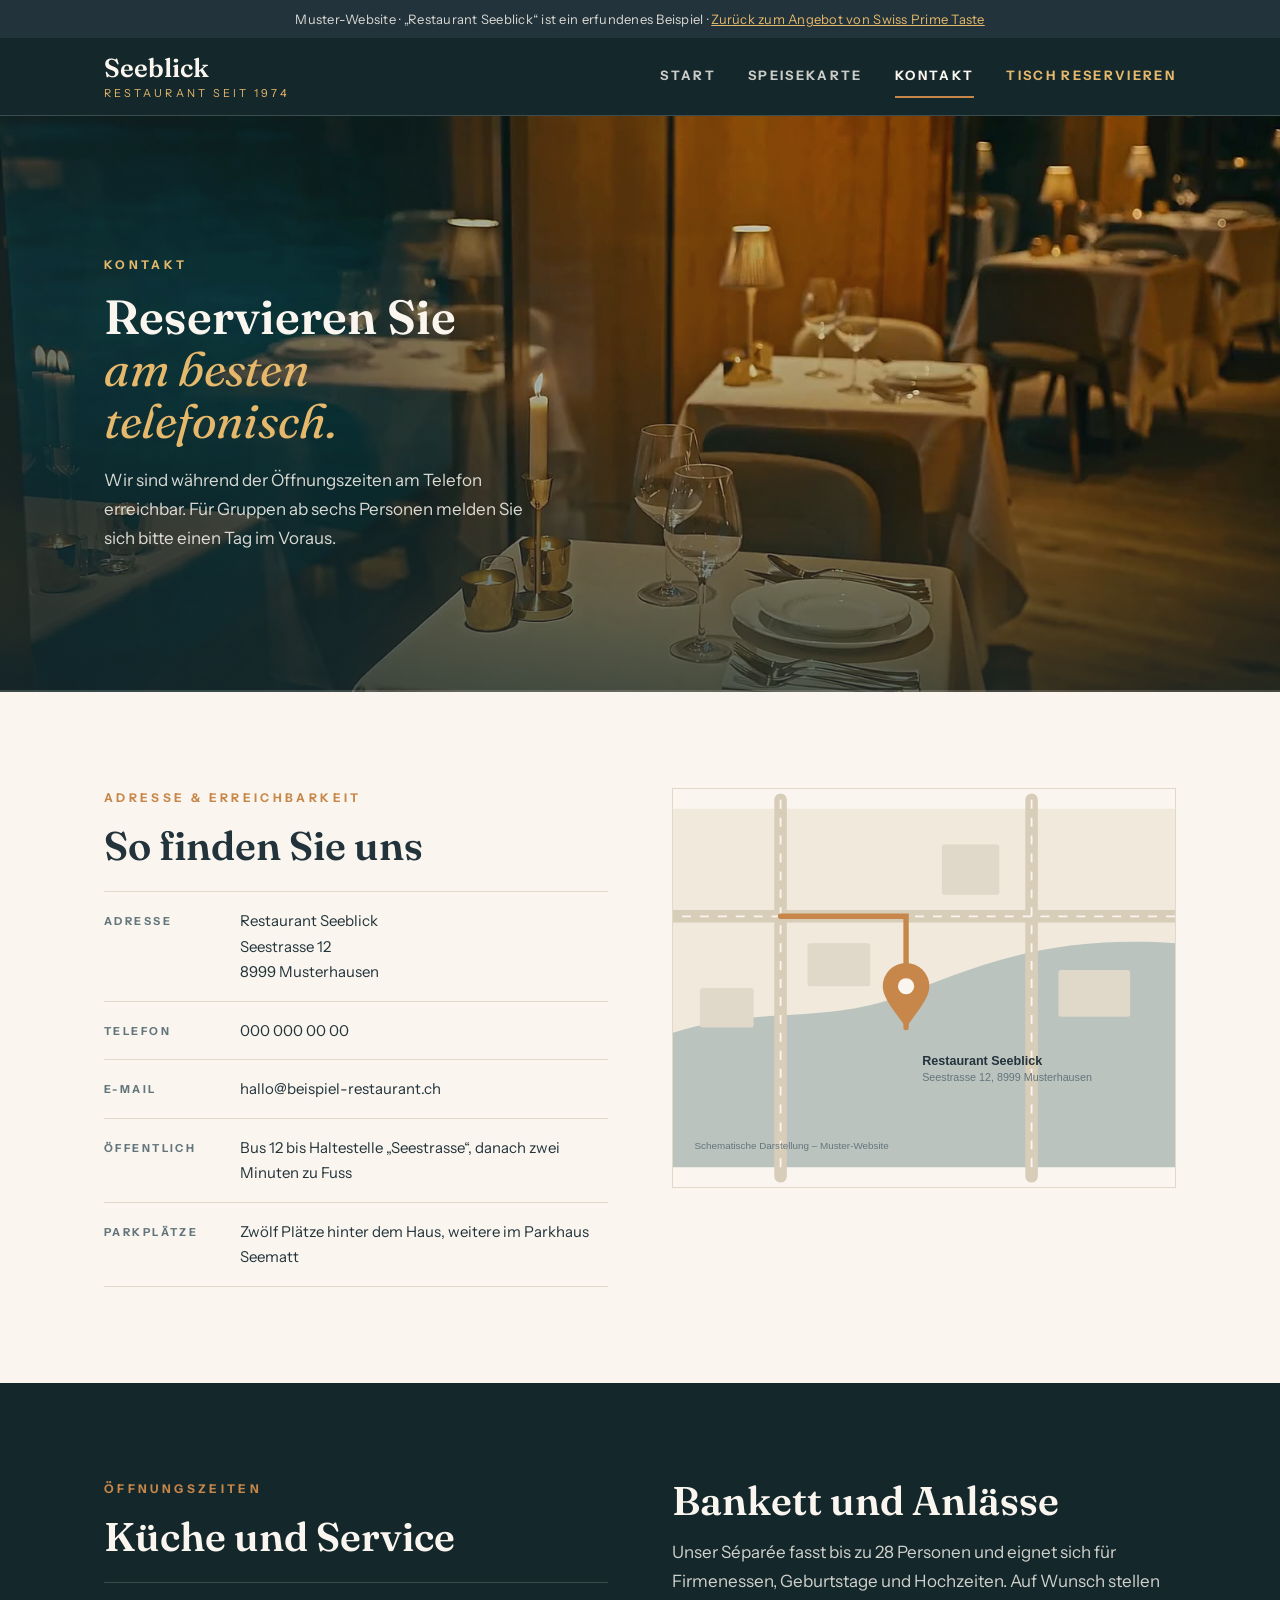
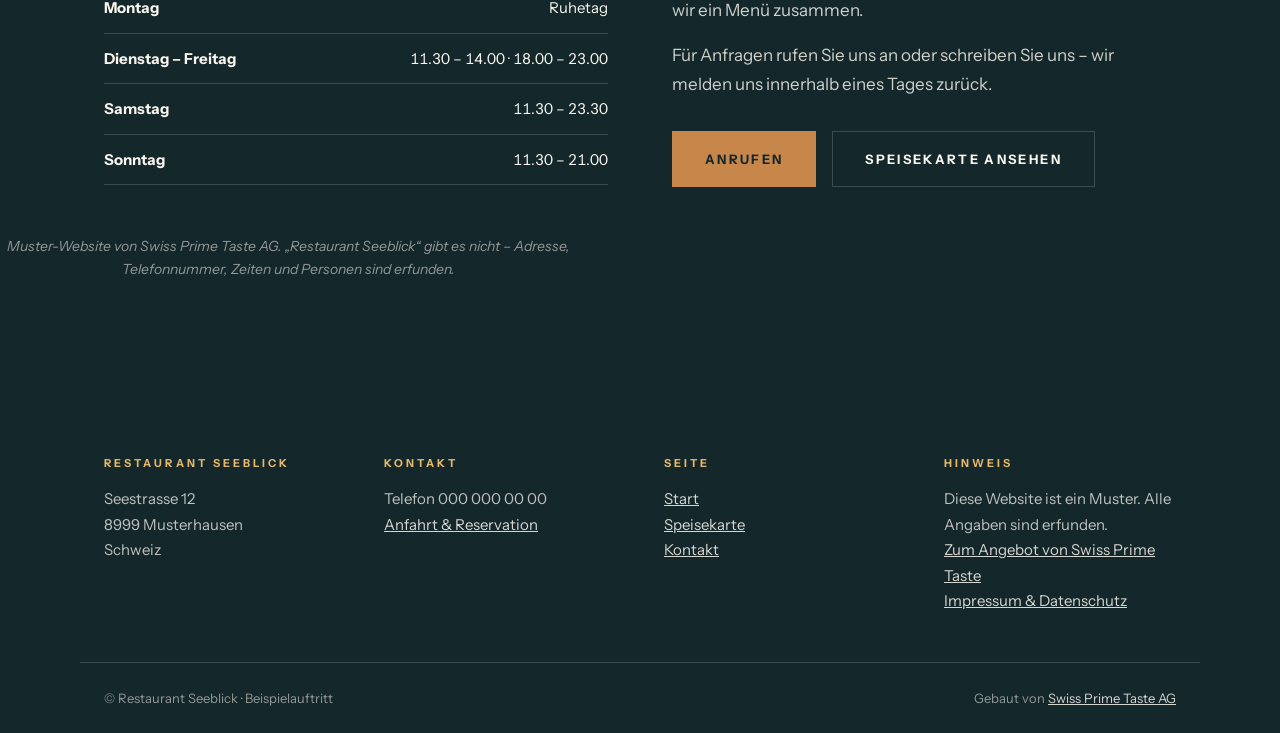
<file: public/demo/kontakt.html>
<!DOCTYPE html>
<html lang="de-CH">
<head>
<meta charset="utf-8">
<meta name="viewport" content="width=device-width, initial-scale=1">
<title>Kontakt &amp; Anfahrt – Restaurant Seeblick | Muster-Website</title>
<meta name="description" content="Beispiel-Kontaktseite auf einer Muster-Website von Swiss Prime Taste AG.">
<meta name="robots" content="noindex,nofollow">
<link rel="icon" href="../assets/img/favicon.svg" type="image/svg+xml">
<link rel="preconnect" href="https://fonts.googleapis.com">
<link rel="preconnect" href="https://fonts.gstatic.com" crossorigin>
<link rel="stylesheet" href="https://fonts.googleapis.com/css2?family=Fraunces:ital,wght@0,400;0,600;1,400&amp;family=Instrument+Sans:wght@400;700&amp;display=swap">
<link rel="stylesheet" href="../assets/css/demo.css">
</head>
<body>

<div class="d-band">
  Muster-Website · „Restaurant Seeblick“ ist ein erfundenes Beispiel ·
  <a href="../">Zurück zum Angebot von Swiss Prime Taste</a>
</div>

<header class="d-kopf">
  <div class="d-kopf__inner">
    <a class="d-logo" href="index.html">Seeblick<small>Restaurant seit 1974</small></a>
    <nav class="d-nav">
      <a href="index.html">Start</a>
      <a href="speisekarte.html">Speisekarte</a>
      <a class="aktiv" href="kontakt.html">Kontakt</a>
      <a class="d-tel" href="tel:+41000000000">Tisch reservieren</a>
    </nav>
  </div>
</header>

<!-- Scroll-Film als Kopf. Ohne JS und bei reduzierter Bewegung traegt das
     Standbild, der Text bleibt vollstaendig lesbar. -->
<section class="d-film d-film--klein" data-film aria-label="Gastraum am Abend">

  <div class="d-film__buehne">
    <img class="d-film__standbild" src="../assets/img/k-film-poster.jpg" alt="" width="1600" height="900">
    <video class="d-film__video" data-film-video
           poster="../assets/img/k-film-poster.jpg"
           data-quelle-breit="../assets/video/k-film.mp4"
           data-quelle-schmal="../assets/video/k-film-mobil.mp4"
           muted playsinline preload="auto" aria-hidden="true"></video>
    <div class="d-film__schleier"></div>
    <div class="d-film__fortschritt" data-film-fortschritt aria-hidden="true"><span></span></div>
  </div>

  <div class="d-film__kapitel-liste">
    <article class="d-film__kapitel">
      <div class="d-film__kapitel-inhalt">
        <div class="d-film__text">
          <span class="d-label" style="color:var(--messing-hell)">Kontakt</span>
          <h1>Reservieren Sie<br><em>am besten telefonisch.</em></h1>
          <p>
            Wir sind während der Öffnungszeiten am Telefon erreichbar. Für Gruppen ab
            sechs Personen melden Sie sich bitte einen Tag im Voraus.
          </p>
        </div>
      </div>
    </article>
  </div>
</section>

<section class="d-sek">
  <div class="d-wrap">
    <div class="d-zwei">
      <div>
        <span class="d-label">Adresse &amp; Erreichbarkeit</span>
        <h2>So finden Sie uns</h2>
        <ul class="d-info">
          <li><strong>Adresse</strong>Restaurant Seeblick<br>Seestrasse 12<br>8999 Musterhausen</li>
          <li><strong>Telefon</strong>000 000 00 00</li>
          <li><strong>E-Mail</strong>hallo@beispiel-restaurant.ch</li>
          <li><strong>Öffentlich</strong>Bus 12 bis Haltestelle „Seestrasse“, danach zwei Minuten zu Fuss</li>
          <li><strong>Parkplätze</strong>Zwölf Plätze hinter dem Haus, weitere im Parkhaus Seematt</li>
        </ul>
      </div>
      <div>
        <img class="d-karte-bild" src="../assets/img/demo-karte.svg" alt="Schematische Anfahrtskarte zum Restaurant Seeblick" width="560" height="400">
      </div>
    </div>
  </div>
</section>

<section class="d-sek d-sek--dunkel">
  <div class="d-wrap">
    <div class="d-zwei">
      <div>
        <span class="d-label">Öffnungszeiten</span>
        <h2>Küche und Service</h2>
        <ul class="d-zeiten">
          <li><span>Montag</span><span>Ruhetag</span></li>
          <li><span>Dienstag – Freitag</span><span>11.30 – 14.00 · 18.00 – 23.00</span></li>
          <li><span>Samstag</span><span>11.30 – 23.30</span></li>
          <li><span>Sonntag</span><span>11.30 – 21.00</span></li>
        </ul>
      </div>
      <div>
        <h2>Bankett und Anlässe</h2>
        <p>Unser Séparée fasst bis zu 28 Personen und eignet sich für Firmenessen,
           Geburtstage und Hochzeiten. Auf Wunsch stellen wir ein Menü zusammen.</p>
        <p>Für Anfragen rufen Sie uns an oder schreiben Sie uns – wir melden uns
           innerhalb eines Tages zurück.</p>
        <div class="d-btn-reihe">
          <a class="d-btn d-btn--voll" href="tel:+41000000000">Anrufen</a>
          <a class="d-btn d-btn--leer" href="speisekarte.html">Speisekarte ansehen</a>
        </div>
      </div>
    </div>
  </div>
      <p class="d-hinweis"><em>Muster-Website von Swiss Prime Taste AG. „Restaurant Seeblick“ gibt es nicht – Adresse, Telefonnummer, Zeiten und Personen sind erfunden.</em></p>
</section>

<footer class="d-fuss">
  <div class="d-fuss__grid">
    <div>
      <h4>Restaurant Seeblick</h4>
      <p>Seestrasse 12<br>8999 Musterhausen<br>Schweiz</p>
    </div>
    <div>
      <h4>Kontakt</h4>
      <p>Telefon 000 000 00 00<br><a href="kontakt.html">Anfahrt &amp; Reservation</a></p>
    </div>
    <div>
      <h4>Seite</h4>
      <p><a href="index.html">Start</a><br><a href="speisekarte.html">Speisekarte</a><br><a href="kontakt.html">Kontakt</a></p>
    </div>
    <div>
      <h4>Hinweis</h4>
      <p>Diese Website ist ein Muster. Alle Angaben sind erfunden.<br>
         <a href="../">Zum Angebot von Swiss Prime Taste</a><br>
         <a href="../impressum.html">Impressum &amp; Datenschutz</a></p>
    </div>
  </div>
  <div class="d-fuss__unten">
    <span>&copy; Restaurant Seeblick · Beispielauftritt</span>
    <span>Gebaut von <a href="https://www.swissprimetaste.ch">Swiss Prime Taste AG</a></span>
  </div>
</footer>

<script src="../assets/js/film.js"></script>
</body>
</html>
</file>
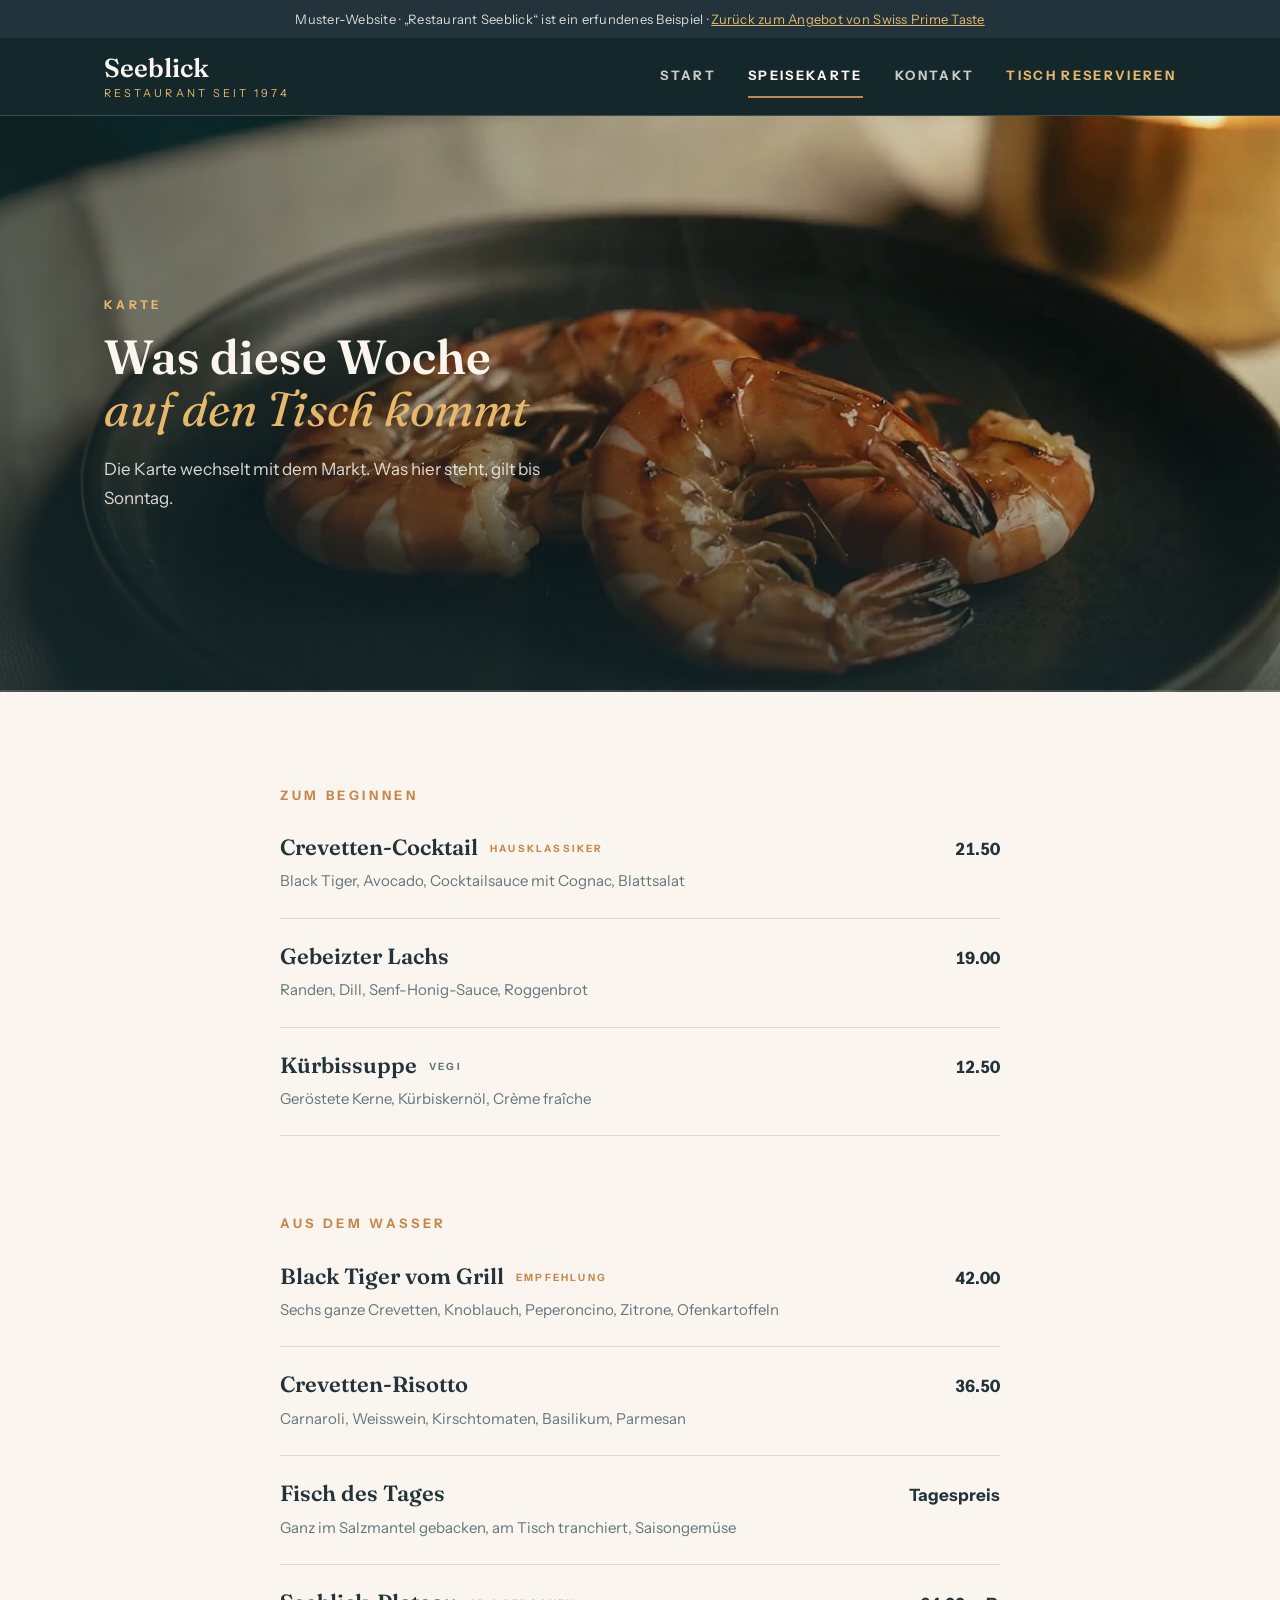
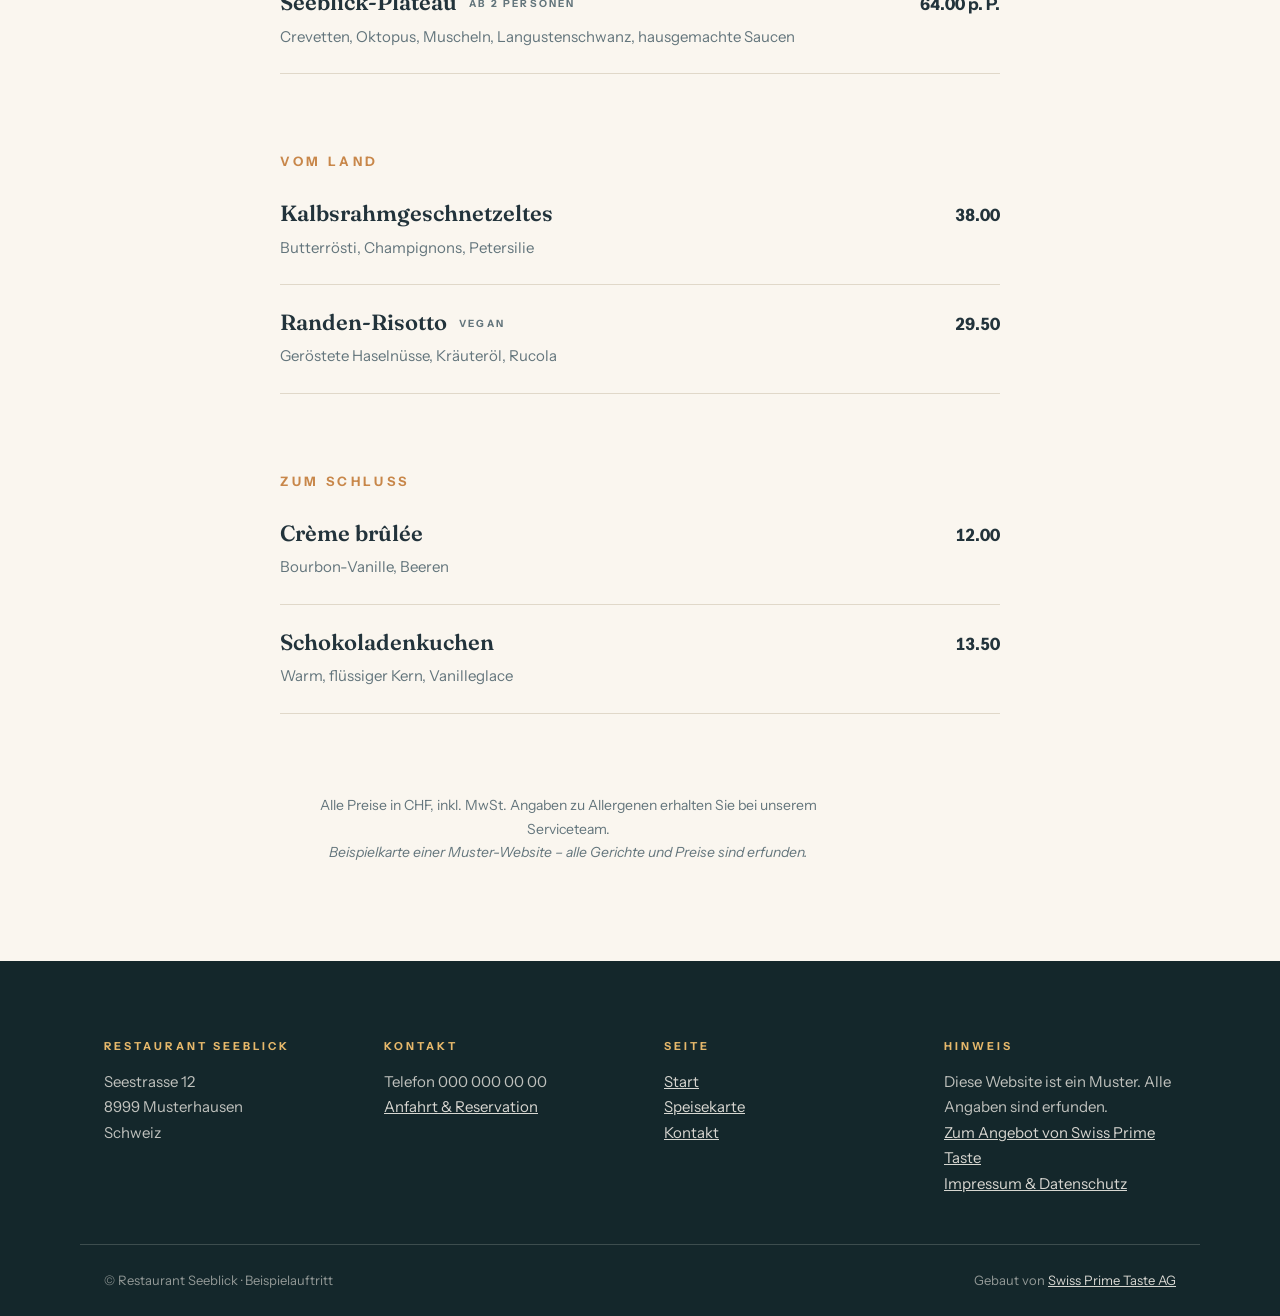
<file: public/demo/speisekarte.html>
<!DOCTYPE html>
<html lang="de-CH">
<head>
<meta charset="utf-8">
<meta name="viewport" content="width=device-width, initial-scale=1">
<title>Speisekarte – Restaurant Seeblick | Muster-Website</title>
<meta name="description" content="Beispiel-Speisekarte auf einer Muster-Website von Swiss Prime Taste AG.">
<meta name="robots" content="noindex,nofollow">
<link rel="icon" href="../assets/img/favicon.svg" type="image/svg+xml">
<link rel="preconnect" href="https://fonts.googleapis.com">
<link rel="preconnect" href="https://fonts.gstatic.com" crossorigin>
<link rel="stylesheet" href="https://fonts.googleapis.com/css2?family=Fraunces:ital,wght@0,400;0,600;1,400&amp;family=Instrument+Sans:wght@400;700&amp;display=swap">
<link rel="stylesheet" href="../assets/css/demo.css">
</head>
<body>

<div class="d-band">
  Muster-Website · „Restaurant Seeblick“ ist ein erfundenes Beispiel ·
  <a href="../">Zurück zum Angebot von Swiss Prime Taste</a>
</div>

<header class="d-kopf">
  <div class="d-kopf__inner">
    <a class="d-logo" href="index.html">Seeblick<small>Restaurant seit 1974</small></a>
    <nav class="d-nav">
      <a href="index.html">Start</a>
      <a class="aktiv" href="speisekarte.html">Speisekarte</a>
      <a href="kontakt.html">Kontakt</a>
      <a class="d-tel" href="tel:+41000000000">Tisch reservieren</a>
    </nav>
  </div>
</header>

<!-- Scroll-Film als Kopf. Ohne JS und bei reduzierter Bewegung traegt das
     Standbild, der Text bleibt vollstaendig lesbar. -->
<section class="d-film d-film--klein" data-film aria-label="Crevetten vom Grill">

  <div class="d-film__buehne">
    <img class="d-film__standbild" src="../assets/img/s-film-poster.jpg" alt="" width="1600" height="900">
    <video class="d-film__video" data-film-video
           poster="../assets/img/s-film-poster.jpg"
           data-quelle-breit="../assets/video/s-film.mp4"
           data-quelle-schmal="../assets/video/s-film-mobil.mp4"
           muted playsinline preload="auto" aria-hidden="true"></video>
    <div class="d-film__schleier"></div>
    <div class="d-film__fortschritt" data-film-fortschritt aria-hidden="true"><span></span></div>
  </div>

  <div class="d-film__kapitel-liste">
    <article class="d-film__kapitel">
      <div class="d-film__kapitel-inhalt">
        <div class="d-film__text">
          <span class="d-label" style="color:var(--messing-hell)">Karte</span>
          <h1>Was diese Woche<br><em>auf den Tisch kommt</em></h1>
          <p>
            Die Karte wechselt mit dem Markt. Was hier steht, gilt bis Sonntag.
          </p>
        </div>
      </div>
    </article>
  </div>
</section>

<section class="d-sek">
  <div class="d-wrap">
    <div class="d-menu">

      <div class="d-menu__gruppe">
        <h3>Zum Beginnen</h3>

        <div class="d-gericht">
          <div class="d-gericht__text">
            <p class="d-gericht__name">Crevetten-Cocktail<span class="d-tag d-tag--haus">Hausklassiker</span></p>
            <p class="d-gericht__beschr">Black Tiger, Avocado, Cocktailsauce mit Cognac, Blattsalat</p>
          </div>
          <span class="d-gericht__linie"></span>
          <span class="d-gericht__preis">21.50</span>
        </div>

        <div class="d-gericht">
          <div class="d-gericht__text">
            <p class="d-gericht__name">Gebeizter Lachs</p>
            <p class="d-gericht__beschr">Randen, Dill, Senf-Honig-Sauce, Roggenbrot</p>
          </div>
          <span class="d-gericht__linie"></span>
          <span class="d-gericht__preis">19.00</span>
        </div>

        <div class="d-gericht">
          <div class="d-gericht__text">
            <p class="d-gericht__name">Kürbissuppe<span class="d-tag">vegi</span></p>
            <p class="d-gericht__beschr">Geröstete Kerne, Kürbiskernöl, Crème fraîche</p>
          </div>
          <span class="d-gericht__linie"></span>
          <span class="d-gericht__preis">12.50</span>
        </div>
      </div>

      <div class="d-menu__gruppe">
        <h3>Aus dem Wasser</h3>

        <div class="d-gericht">
          <div class="d-gericht__text">
            <p class="d-gericht__name">Black Tiger vom Grill<span class="d-tag d-tag--haus">Empfehlung</span></p>
            <p class="d-gericht__beschr">Sechs ganze Crevetten, Knoblauch, Peperoncino, Zitrone, Ofenkartoffeln</p>
          </div>
          <span class="d-gericht__linie"></span>
          <span class="d-gericht__preis">42.00</span>
        </div>

        <div class="d-gericht">
          <div class="d-gericht__text">
            <p class="d-gericht__name">Crevetten-Risotto</p>
            <p class="d-gericht__beschr">Carnaroli, Weisswein, Kirschtomaten, Basilikum, Parmesan</p>
          </div>
          <span class="d-gericht__linie"></span>
          <span class="d-gericht__preis">36.50</span>
        </div>

        <div class="d-gericht">
          <div class="d-gericht__text">
            <p class="d-gericht__name">Fisch des Tages</p>
            <p class="d-gericht__beschr">Ganz im Salzmantel gebacken, am Tisch tranchiert, Saisongemüse</p>
          </div>
          <span class="d-gericht__linie"></span>
          <span class="d-gericht__preis">Tagespreis</span>
        </div>

        <div class="d-gericht">
          <div class="d-gericht__text">
            <p class="d-gericht__name">Seeblick-Plateau<span class="d-tag">ab 2 Personen</span></p>
            <p class="d-gericht__beschr">Crevetten, Oktopus, Muscheln, Langustenschwanz, hausgemachte Saucen</p>
          </div>
          <span class="d-gericht__linie"></span>
          <span class="d-gericht__preis">64.00 p.&nbsp;P.</span>
        </div>
      </div>

      <div class="d-menu__gruppe">
        <h3>Vom Land</h3>

        <div class="d-gericht">
          <div class="d-gericht__text">
            <p class="d-gericht__name">Kalbsrahmgeschnetzeltes</p>
            <p class="d-gericht__beschr">Butterrösti, Champignons, Petersilie</p>
          </div>
          <span class="d-gericht__linie"></span>
          <span class="d-gericht__preis">38.00</span>
        </div>

        <div class="d-gericht">
          <div class="d-gericht__text">
            <p class="d-gericht__name">Randen-Risotto<span class="d-tag">vegan</span></p>
            <p class="d-gericht__beschr">Geröstete Haselnüsse, Kräuteröl, Rucola</p>
          </div>
          <span class="d-gericht__linie"></span>
          <span class="d-gericht__preis">29.50</span>
        </div>
      </div>

      <div class="d-menu__gruppe">
        <h3>Zum Schluss</h3>

        <div class="d-gericht">
          <div class="d-gericht__text">
            <p class="d-gericht__name">Crème brûlée</p>
            <p class="d-gericht__beschr">Bourbon-Vanille, Beeren</p>
          </div>
          <span class="d-gericht__linie"></span>
          <span class="d-gericht__preis">12.00</span>
        </div>

        <div class="d-gericht">
          <div class="d-gericht__text">
            <p class="d-gericht__name">Schokoladenkuchen</p>
            <p class="d-gericht__beschr">Warm, flüssiger Kern, Vanilleglace</p>
          </div>
          <span class="d-gericht__linie"></span>
          <span class="d-gericht__preis">13.50</span>
        </div>
      </div>

      <p class="d-hinweis">
        Alle Preise in CHF, inkl. MwSt. Angaben zu Allergenen erhalten Sie bei unserem Serviceteam.<br>
        <em>Beispielkarte einer Muster-Website – alle Gerichte und Preise sind erfunden.</em>
      </p>

    </div>
  </div>
</section>

<footer class="d-fuss">
  <div class="d-fuss__grid">
    <div>
      <h4>Restaurant Seeblick</h4>
      <p>Seestrasse 12<br>8999 Musterhausen<br>Schweiz</p>
    </div>
    <div>
      <h4>Kontakt</h4>
      <p>Telefon 000 000 00 00<br><a href="kontakt.html">Anfahrt &amp; Reservation</a></p>
    </div>
    <div>
      <h4>Seite</h4>
      <p><a href="index.html">Start</a><br><a href="speisekarte.html">Speisekarte</a><br><a href="kontakt.html">Kontakt</a></p>
    </div>
    <div>
      <h4>Hinweis</h4>
      <p>Diese Website ist ein Muster. Alle Angaben sind erfunden.<br>
         <a href="../">Zum Angebot von Swiss Prime Taste</a><br>
         <a href="../impressum.html">Impressum &amp; Datenschutz</a></p>
    </div>
  </div>
  <div class="d-fuss__unten">
    <span>&copy; Restaurant Seeblick · Beispielauftritt</span>
    <span>Gebaut von <a href="https://www.swissprimetaste.ch">Swiss Prime Taste AG</a></span>
  </div>
</footer>

<script src="../assets/js/film.js"></script>
</body>
</html>
</file>
<file: public/assets/css/demo.css>
/* ==========================================================================
   Restaurant Seeblick — Muster-Website (Demo)
   Eigenes Designsystem, bewusst getrennt von spoti.ch (DESIGN.md §5):
   warm-editorial, Serifen-Display, Fotos tragen die Seite.
   ========================================================================== */

:root{
  --nacht:#14272b;
  --nacht-2:#1d383c;
  --wald:#2c4a3d;
  --papier:#faf6ef;
  --papier-2:#f0e9dc;
  --messing:#c8874a;
  --messing-hell:#e6b86b;
  --tinte:#22333b;
  --tinte-hell:#63757c;
  --linie:#e0d8c9;
  --linie-hell:rgba(250,246,239,.18);
  --serif:"Fraunces",Georgia,serif;
  --sans:"Instrument Sans","Helvetica Neue",sans-serif;
  --ease:cubic-bezier(.23,1,.32,1);
  --max:1120px;
}

*,*::before,*::after{box-sizing:border-box}
html{scroll-behavior:smooth}

body{
  margin:0;
  font-family:var(--sans);
  font-size:1.0625rem;line-height:1.7;
  color:var(--tinte);background:var(--papier);
  -webkit-font-smoothing:antialiased;
  text-rendering:optimizeLegibility;
}
img{display:block;max-width:100%}
a{color:inherit}
a:focus-visible{outline:3px solid var(--messing);outline-offset:3px}
::selection{background:var(--messing);color:#fff}

h1,h2,h3,h4{font-family:var(--serif);font-weight:600;line-height:1.08;margin:0;letter-spacing:0}
h1{font-size:clamp(2.75rem,6.5vw,4.75rem)}
h1 em,h2 em{font-style:italic;font-weight:400;color:var(--messing-hell)}
h2{font-size:clamp(1.75rem,3.5vw,2.5rem)}
h3{font-size:1.375rem}
p{margin:0;max-width:64ch}

.d-wrap{max-width:var(--max);margin:0 auto;padding:0 24px}

/* Eyebrow */
.d-label{
  display:block;margin:0 0 16px;
  font-size:.75rem;font-weight:700;
  letter-spacing:.28em;text-transform:uppercase;
  color:var(--messing);
}

/* ------------------------------------------------------- Hinweisband oben */
.d-band{
  background:var(--tinte);color:rgba(250,246,239,.85);
  font-size:.8125rem;text-align:center;
  padding:8px 24px;letter-spacing:.02em;
}
.d-band a{color:var(--messing-hell)}

/* ------------------------------------------------------------------ Kopf */
.d-kopf{background:var(--nacht);border-bottom:1px solid var(--linie-hell)}
.d-kopf__inner{
  max-width:var(--max);margin:0 auto;padding:16px 24px;
  display:flex;align-items:center;justify-content:space-between;gap:24px;flex-wrap:wrap;
}
.d-logo{
  font-family:var(--serif);font-weight:600;font-size:1.625rem;
  color:var(--papier);text-decoration:none;line-height:1.1;
}
.d-logo small{
  display:block;
  font-family:var(--sans);font-size:.6875rem;font-weight:400;
  letter-spacing:.28em;text-transform:uppercase;
  color:var(--messing-hell);margin-top:4px;
}
.d-nav{display:flex;align-items:center;gap:32px;flex-wrap:wrap}
.d-nav a{
  color:rgba(250,246,239,.8);text-decoration:none;
  font-size:.8125rem;font-weight:700;
  letter-spacing:.18em;text-transform:uppercase;
  padding:8px 0;min-height:44px;display:inline-flex;align-items:center;
  border-bottom:2px solid transparent;
  transition:color 200ms ease,border-color 200ms ease;
}
.d-nav a.aktiv{color:var(--papier);border-bottom-color:var(--messing)}
@media(hover:hover) and (pointer:fine){
  .d-nav a:hover{color:var(--papier)}
}
.d-tel{color:var(--messing-hell) !important}

/* ------------------------------------------------------------------ Hero */
.d-hero{
  position:relative;background:var(--nacht);color:var(--papier);
  min-height:78vh;display:flex;align-items:flex-end;overflow:hidden;
}
.d-hero--klein{min-height:52vh}
.d-hero > .d-hero__bild{
  position:absolute;inset:0;width:100%;height:100%;
}
.d-hero > .d-hero__bild img{width:100%;height:100%;object-fit:cover}
.d-hero__schleier{
  position:absolute;inset:0;
  background:linear-gradient(to top,rgba(20,39,43,.9) 0,rgba(20,39,43,.45) 45%,rgba(20,39,43,.25) 100%);
}
.d-hero__inner{
  position:relative;width:100%;max-width:var(--max);
  margin:0 auto;padding:96px 24px 80px;
}
.d-hero h1{color:var(--papier);max-width:16ch}
.d-hero__lead{
  margin-top:24px;font-size:1.125rem;color:rgba(250,246,239,.85);max-width:52ch;
}

/* --------------------------------------------------------------- Buttons */
.d-btn{
  display:inline-block;text-decoration:none;
  font-size:.8125rem;font-weight:700;
  letter-spacing:.18em;text-transform:uppercase;
  padding:16px 32px;border:1px solid transparent;
  transition:transform 160ms var(--ease),background 200ms ease,
             color 200ms ease,border-color 200ms ease;
}
.d-btn:active{transform:scale(.97)}
.d-btn--voll{background:var(--messing);color:var(--nacht)}
.d-btn--leer{border-color:var(--linie-hell);color:var(--papier)}
.d-sek--hell .d-btn--leer,
.d-sek--papier2 .d-btn--leer{border-color:var(--tinte);color:var(--tinte)}
@media(hover:hover) and (pointer:fine){
  .d-btn:hover{transform:translateY(-2px)}
  .d-btn--voll:hover{background:var(--messing-hell)}
  .d-btn--leer:hover{border-color:var(--messing);color:var(--messing-hell)}
}
.d-btn-reihe{display:flex;flex-wrap:wrap;gap:16px;margin-top:32px}

/* ------------------------------------------------------------- Sektionen */
.d-sek{padding:96px 0}
.d-sek--dunkel{background:var(--nacht);color:var(--papier)}
.d-sek--dunkel h2{color:var(--papier)}
.d-sek--dunkel p{color:rgba(250,246,239,.82)}
.d-sek--papier2{background:var(--papier-2)}
.d-sek__kopf{max-width:58ch;margin-bottom:64px}
.d-sek__kopf p{margin-top:16px;color:var(--tinte-hell)}
.d-zier{width:48px;height:2px;background:var(--messing);margin:0 0 24px}

/* ------------------------------------------- Fotoslots und Platzhalter --- */
.d-foto{
  position:relative;overflow:hidden;background:var(--nacht-2);
}
.d-foto img{width:100%;height:100%;object-fit:cover}
.d-foto--q{aspect-ratio:4/3}
.d-foto--h{aspect-ratio:3/4}
.d-foto__leer{
  position:absolute;inset:0;display:flex;align-items:center;justify-content:center;
  text-align:center;padding:24px;
  font-size:.6875rem;font-weight:700;letter-spacing:.28em;text-transform:uppercase;
  color:rgba(250,246,239,.45);
}

/* Dezenter Foto-Zoom (nur Zeiger-Geraete, nur transform) */
.d-reihe__foto img,.d-zitat-foto img{transition:transform 380ms var(--ease)}
@media(hover:hover) and (pointer:fine){
  .d-reihe:hover .d-reihe__foto img,
  .d-zitat-foto:hover img{transform:scale(1.04)}
}

/* Interieur-Bild in der Zitat-Sektion */
.d-zitat-foto{margin:0 0 40px}

/* -------------------------------------- Editoriale Reihen statt Karten --- */
.d-reihen{display:flex;flex-direction:column;gap:96px}
.d-reihe{
  display:grid;grid-template-columns:minmax(0,6fr) minmax(0,5fr);
  gap:64px;align-items:center;
}
.d-reihe:nth-child(even) .d-reihe__foto{order:2}
.d-reihe__nr{
  font-family:var(--serif);font-style:italic;font-weight:400;
  font-size:1.125rem;color:var(--messing);
}
.d-reihe__text h3{font-size:clamp(1.5rem,3vw,2rem);margin:8px 0 16px}
.d-reihe__text p{color:var(--tinte-hell)}

/* ----------------------------------------------------------------- Zitat */
.d-zwei{display:grid;grid-template-columns:1fr 1fr;gap:64px;align-items:start}
.d-zitat{
  font-family:var(--serif);font-style:italic;font-weight:400;
  font-size:clamp(1.375rem,2.5vw,1.75rem);line-height:1.4;
  color:var(--papier);max-width:24ch;
}
.d-sek:not(.d-sek--dunkel) .d-zitat{color:var(--tinte)}
.d-zitat__quelle{
  display:block;margin-top:24px;
  font-family:var(--sans);font-style:normal;
  font-size:.75rem;font-weight:700;
  letter-spacing:.22em;text-transform:uppercase;
  color:var(--messing-hell);
}
.d-zwei h2 + p,.d-zwei p + p{margin-top:16px}

/* ---------------------------------------------------------------- Zeiten */
.d-zeiten{
  list-style:none;margin:24px 0 0;padding:0;
  border-top:1px solid var(--linie);
}
.d-sek--dunkel .d-zeiten{border-color:var(--linie-hell)}
.d-zeiten li{
  display:flex;justify-content:space-between;gap:24px;
  padding:12px 0;border-bottom:1px solid var(--linie);
  font-size:.9375rem;
  font-variant-numeric:tabular-nums;
}
.d-sek--dunkel .d-zeiten li{border-color:var(--linie-hell)}
.d-zeiten li span:first-child{font-weight:700}

/* ------------------------------------------------------------ Speisekarte */
.d-menu{max-width:720px;margin:0 auto}
.d-menu__gruppe{margin-bottom:80px}
.d-menu__gruppe h3{
  font-size:.8125rem;font-family:var(--sans);font-weight:700;
  letter-spacing:.28em;text-transform:uppercase;color:var(--messing);
  margin-bottom:8px;
}
.d-gericht{
  display:flex;align-items:baseline;gap:16px;
  padding:24px 0;border-bottom:1px solid var(--linie);
}
.d-gericht__text{flex:1}
.d-gericht__name{
  font-family:var(--serif);font-weight:600;font-size:1.375rem;line-height:1.2;
}
.d-gericht__beschr{margin-top:8px;font-size:.9375rem;color:var(--tinte-hell)}
.d-gericht__linie{display:none}
.d-gericht__preis{
  font-variant-numeric:tabular-nums;
  font-weight:700;font-size:1.0625rem;white-space:nowrap;
}
.d-tag{
  display:inline-block;vertical-align:3px;margin-left:12px;
  font-family:var(--sans);font-size:.625rem;font-weight:700;
  letter-spacing:.22em;text-transform:uppercase;color:var(--tinte-hell);
}
.d-tag--haus{color:var(--messing)}

/* ----------------------------------------------------------------- Infos */
.d-info{list-style:none;margin:24px 0 0;padding:0;border-top:1px solid var(--linie)}
.d-info li{
  display:grid;grid-template-columns:112px 1fr;gap:24px;
  padding:16px 0;border-bottom:1px solid var(--linie);
  font-size:.9375rem;
}
.d-info strong{
  font-size:.6875rem;font-weight:700;
  letter-spacing:.22em;text-transform:uppercase;color:var(--tinte-hell);
  padding-top:4px;
}
.d-karte-bild{border:1px solid var(--linie)}

/* ------------------------------------------------------------------ Fuss */
.d-fuss{background:var(--nacht);color:rgba(250,246,239,.75)}
.d-fuss a{color:rgba(250,246,239,.85)}
.d-fuss__grid{
  max-width:var(--max);margin:0 auto;padding:80px 24px 48px;
  display:grid;grid-template-columns:repeat(4,1fr);gap:48px;
  font-size:.9375rem;
}
.d-fuss h4{
  font-family:var(--sans);font-size:.6875rem;font-weight:700;
  letter-spacing:.28em;text-transform:uppercase;
  color:var(--messing-hell);margin-bottom:16px;
}
.d-fuss__unten{
  max-width:var(--max);margin:0 auto;padding:24px;
  border-top:1px solid var(--linie-hell);
  display:flex;justify-content:space-between;gap:16px;flex-wrap:wrap;
  font-size:.8125rem;color:rgba(250,246,239,.55);
}

.d-hinweis{
  text-align:center;color:var(--tinte-hell);font-size:.875rem;margin-top:48px;
}
.d-sek--dunkel .d-hinweis{color:rgba(250,246,239,.55)}

/* ------------------------------------------------------------------ Film */
/* Scroll-Film im Demo-System. Technik teilt sich die Seite mit spoti.ch
   (assets/js/film.js, ueber data-Attribute angebunden), die Anmutung nicht:
   Nacht, Messing, Fraunces statt Schwarz und Gold. */
.d-film{position:relative;background:var(--nacht);color:var(--papier)}

.d-film__buehne{
  position:sticky;top:0;height:100dvh;overflow:hidden;background:var(--nacht);
}
.d-film__standbild,
.d-film__video{
  position:absolute;inset:0;width:100%;height:100%;
  object-fit:cover;object-position:center center;
}
.d-film__standbild{z-index:0}
.d-film__video{z-index:1}

/* Einfarbiger Nacht-Schleier, gleiche Machart wie .d-hero__schleier */
.d-film__schleier{
  position:absolute;inset:0;z-index:2;
  background:
    linear-gradient(to top,rgba(20,39,43,.70) 0,rgba(20,39,43,.16) 48%,rgba(20,39,43,.08) 100%),
    linear-gradient(96deg,rgba(20,39,43,.60) 0,rgba(20,39,43,.20) 40%,rgba(20,39,43,0) 70%);
}

.d-film__fortschritt{
  position:absolute;left:0;bottom:0;z-index:3;height:2px;width:100%;
  background:rgba(250,246,239,.16);
}
.d-film__fortschritt span{
  display:block;height:100%;width:100%;
  background:var(--messing);transform:scaleX(0);transform-origin:left center;
}

.d-film__kapitel-liste{position:relative;z-index:4;margin-top:-100dvh}

/* Etwas hoeher als der Viewport, damit nie zwei Kapitel gleichzeitig
   mitten im Bild stehen. */
.d-film__kapitel{min-height:125dvh;display:flex;align-items:center;padding:120px 0}
.d-film__kapitel-inhalt{width:100%;max-width:var(--max);margin:0 auto;padding:0 24px}
.d-film__text{max-width:30ch}
.d-film__kapitel h1,
.d-film__kapitel h2{color:var(--papier);max-width:16ch}
.d-film__kapitel h2{font-size:clamp(1.75rem,4vw,2.75rem)}
.d-film__kapitel p{margin-top:20px;color:rgba(250,246,239,.86);max-width:38ch}
.d-film__kapitel .d-zier{background:var(--messing-hell)}

/* Flachere Variante fuer die Unterseiten: Der Film ist dort Kopfzeile,
   nicht die ganze Buehne. Ein Kapitel genuegt. */
.d-film--klein .d-film__buehne{height:64dvh}
.d-film--klein .d-film__kapitel-liste{margin-top:-64dvh}
.d-film--klein .d-film__kapitel{min-height:64dvh;padding:80px 0}
/* Kleinere Buehne, also kleinere Zeile: In voller Groesse braeche die
   Ueberschrift auf fuenf Zeilen und liefe aus dem Film heraus. */
.d-film--klein .d-film__text{max-width:40ch}
.d-film--klein h1{font-size:clamp(1.875rem,4.2vw,3rem);max-width:20ch}
.d-film--klein .d-film__kapitel p{max-width:44ch}

/* Hochformat: Ein 16:9-Film in bildschirmhoher Buehne wuerde per `cover`
   links und rechts fast dreiviertel wegschneiden. Also flache Buehne,
   `contain` (der Film hat selbst dunklen Grund, die Raender fallen nicht
   auf) und Text UNTER dem Bild. Breakpoint identisch zu film.js. */
@media(max-width:860px){
  .d-film__buehne,
  .d-film--klein .d-film__buehne{height:46dvh;z-index:5}
  .d-film--klein .d-film__kapitel-liste{margin-top:0}
  .d-film--klein .d-film__kapitel{min-height:auto;padding:40px 0}
  .d-film__standbild,
  .d-film__video{object-fit:contain}
  .d-film__kapitel-liste{margin-top:0;z-index:0}
  .d-film__kapitel{min-height:56dvh;padding:32px 0}
  .d-film__schleier{
    background:linear-gradient(to bottom,
      rgba(20,39,43,.30) 0,rgba(20,39,43,0) 40%,rgba(20,39,43,.55) 100%);
  }
  .d-film__text,
  .d-film__kapitel h1,
  .d-film__kapitel h2,
  .d-film__kapitel p{max-width:none}
}

@media(prefers-reduced-motion:reduce){
  .d-film__buehne{position:relative;height:56dvh}
  .d-film__kapitel-liste{margin-top:0}
  .d-film__kapitel{min-height:auto;padding:56px 0}
  .d-film__video{display:none}
  .d-film__fortschritt{display:none}
}

/* -------------------------------------------------------------- Responsiv */
@media(max-width:1024px){
  .d-reihe{grid-template-columns:1fr;gap:32px}
  .d-reihe:nth-child(even) .d-reihe__foto{order:0}
  .d-zwei{grid-template-columns:1fr;gap:48px}
}
@media(max-width:768px){
  .d-sek{padding:64px 0}
  .d-hero{min-height:64vh}
  .d-hero--klein{min-height:48vh}
  .d-reihen{gap:64px}
  .d-fuss__grid{grid-template-columns:1fr 1fr;gap:32px;padding:64px 24px 32px}
  .d-nav{gap:16px}
  .d-nav a:not(.d-tel){display:none}
}

/* --------------------------------------------------- Reduzierte Bewegung */
@media(prefers-reduced-motion:reduce){
  html{scroll-behavior:auto}
  .d-btn{transition:none}
  .d-btn:active{transform:none}
  .d-reihe__foto img,.d-zitat-foto img{transition:none;transform:none}
}
</file>
